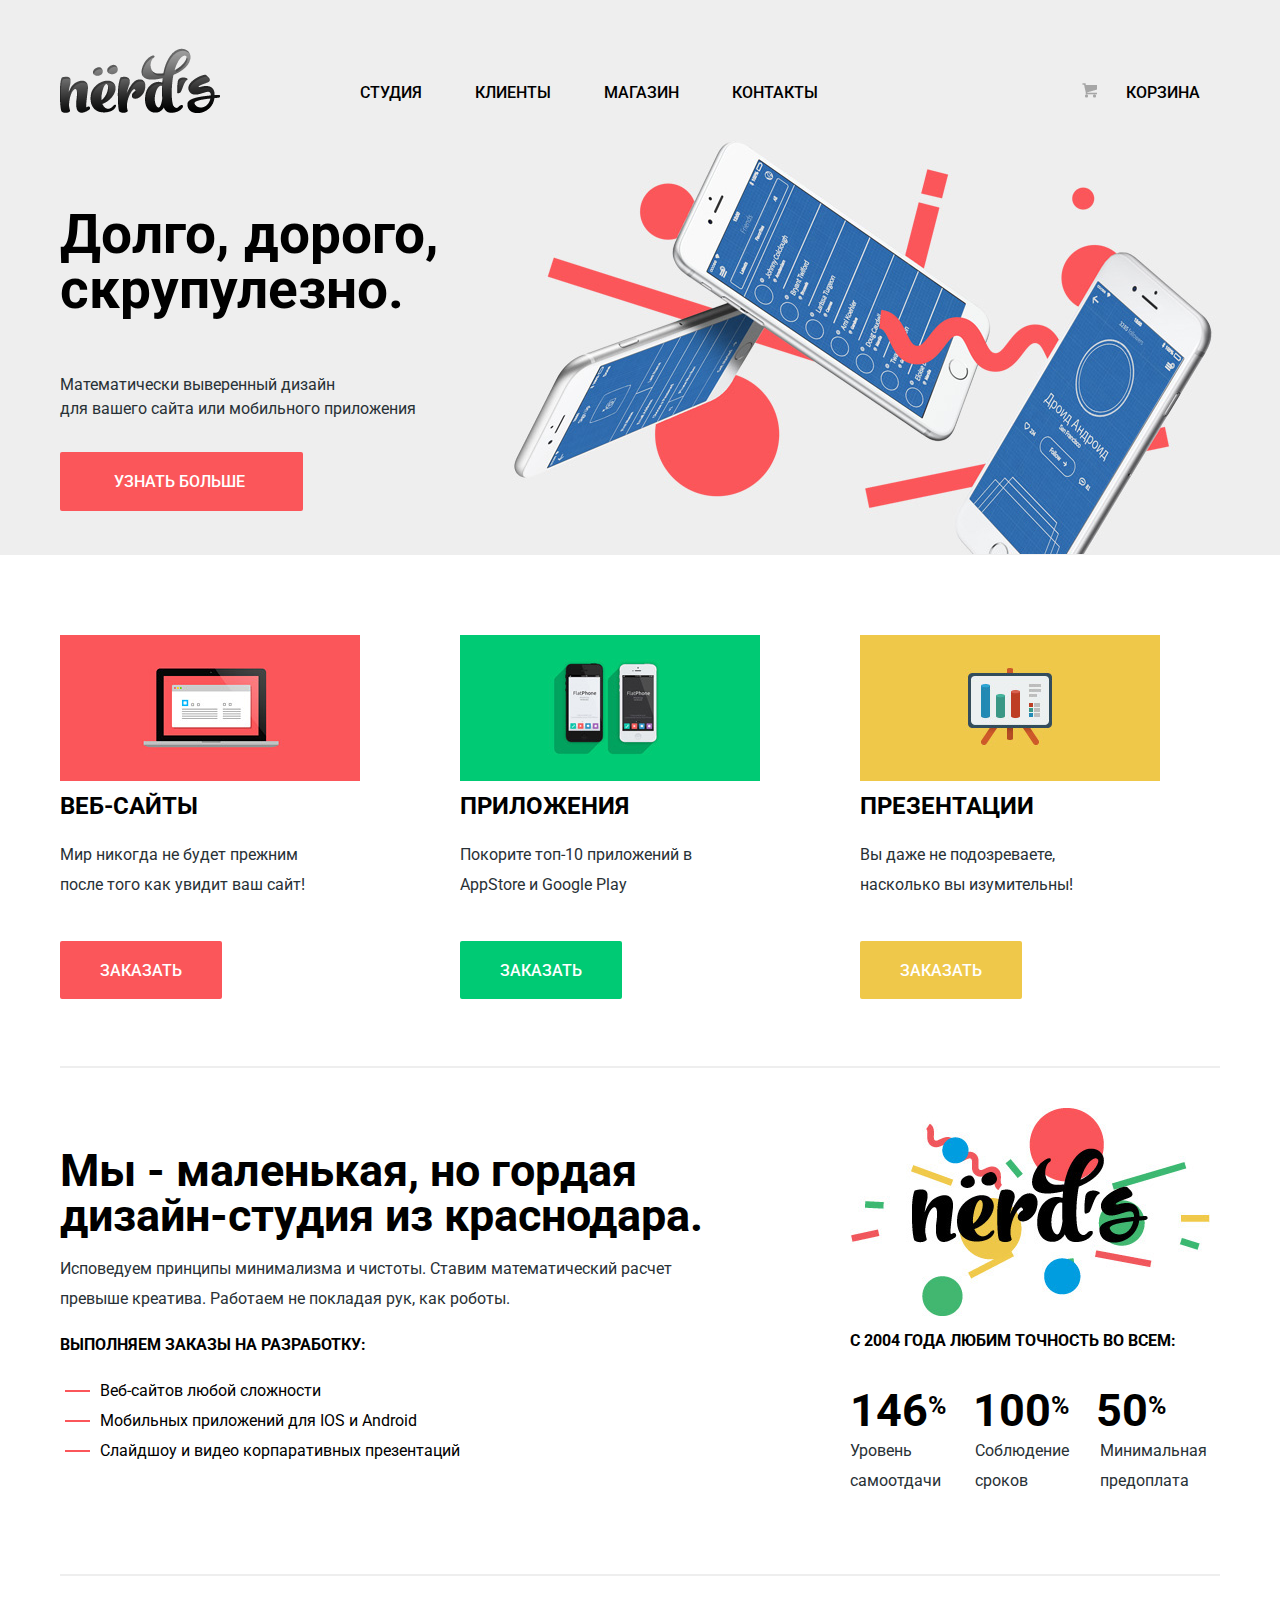
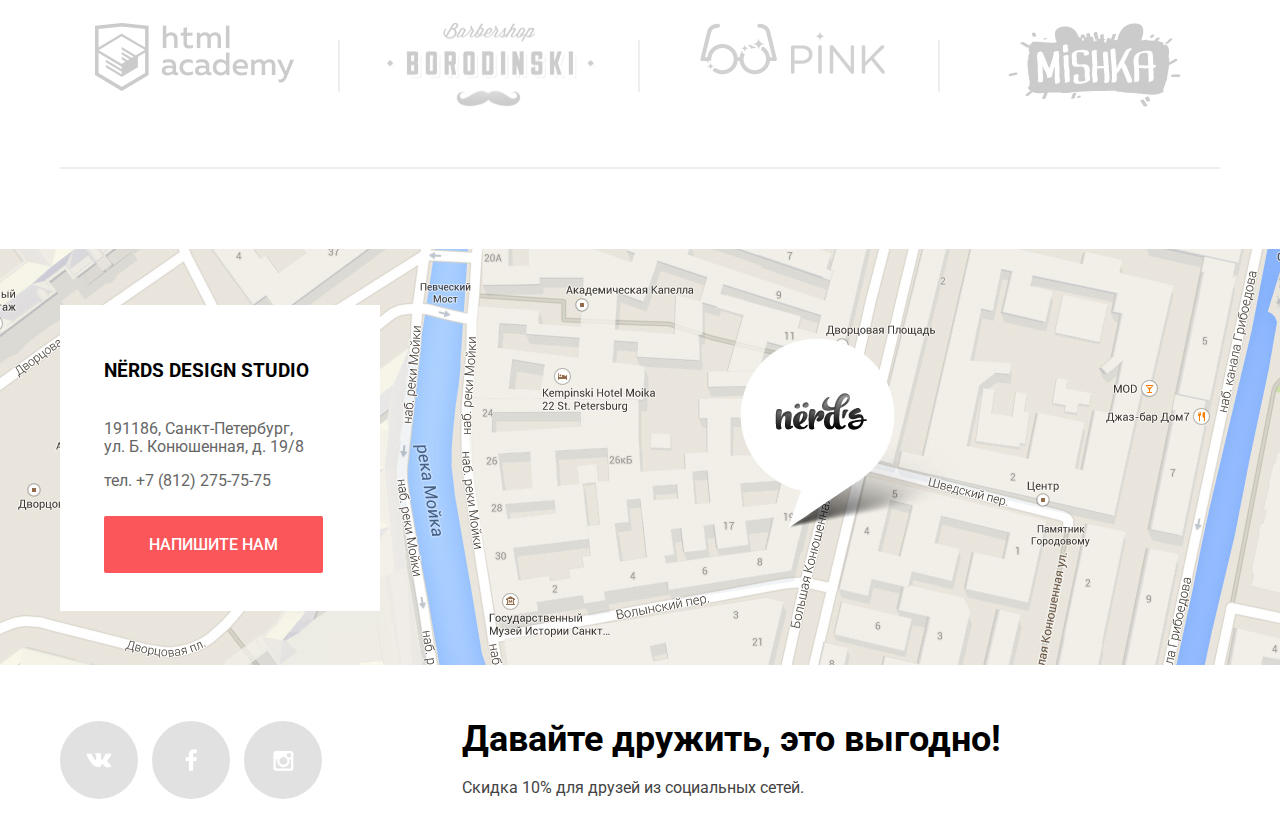
<file: index.html>
<!DOCTYPE html>
<html lang="ru">
<head>
	<meta charset="UTF-8">
	<title>Нердс</title>
	<link href="https://fonts.googleapis.com/css?family=Roboto:400,500,700&amp;subset=cyrillic" rel="stylesheet">
	<link href="css/normalize.css" rel="stylesheet">
	<link href="css/style.css" rel="stylesheet">
</head>
<body>
	<nav class="top-nav">
		<div class="main clearfix">
		  <a href="" class="logo main__left">
		    <img src="img/logo.png" width="160px" height="65px" alt="logo">
		  </a>
		  <ul class="top-nav__list main__right">
		  	<li><a href="#">Студия</a></li>
		  	<li><a href="#">Клиенты</a></li>
		  	<li><a href="#">Магазин</a></li>
		  	<li><a href="#">Контакты</a></li>
		  	<li><a href="#" class="top-nav__cart">Корзина</a></li>
		  </ul>
		</div>
	</nav>
	<header class="header">
    <div class="main slider slider--1">
      <div class="slider__text">
        <h1 class="header__title">Долго, дорого, скрупулезно.</h1>
        <p>Математически выверенный дизайн<br> для вашего сайта или мобильного приложения</p>
        <a class="btn" href="#">УЗНАТЬ БОЛЬШЕ</a> 
      </div>
    </div>
    <div class="main slider slider--2">
      <div class="slider__text">
        <h2 class="header__title">Любим математику как никто другой</h2>
        <p>Никакого креатива, только математические формулы для расчета идеальный пропорций.</p>
        <a class="btn" href="#">УЗНАТЬ БОЛЬШЕ</a>
      </div>
    </div>
    <div class="main slider slider--3">
      <div class="slider__text">
        <h2 class="header__title">Только ночь, только хардкор</h2>
        <p>Работать днем, как все? Мы против этого. Ближе к полуночи работа только начинается.</p>
        <a class="btn" href="#">УЗНАТЬ БОЛЬШЕ</a>
      </div>
    </div>
  </header>
  	<main class="main">
  		<ul class="catalog-list clearfix">
  			<li>
  				<img src="img/c1.jpg" width="300px" height="146px" alt="сайты">
  				<b>Веб-сайты</b>
  				<p>Мир никогда не будет прежним после того как увидит ваш сайт!</p>
  				<a class="btn" href="">Заказать</a>
  			</li>
  			<li>
  				<img src="img/c2.jpg" width="300px" height="146px" alt="приложения">
  				<b>Приложения</b>
  				<p>Покорите топ-10 приложений в AppStore и Google Play</p>
  				<a class="btn btn--green" href="">Заказать</a>
  			</li>
  			<li>
  				<img src="img/c3.jpg" width="300px" height="146px" alt="презентации">
  				<b>Презентации</b>
  				<p>Вы даже не подозреваете, насколько вы изумительны!</p>
  				<a class="btn btn--yellow" href="">Заказать</a>
  			</li>
  		</ul>
  		<section class="text clearfix">
  			<div class="disc main__left">
  				<h2>Мы - маленькая, но гордая дизайн-студия из краснодара.</h2>
  				<p>Исповедуем принципы минимализма и чистоты. Ставим математический расчет превыше креатива. Работаем не покладая рук, как роботы.</p>
  				<strong>Выполняем заказы на разработку:</strong>
  				<ul class="text__list">
  					<li>Веб-сайтов любой сложности</li>
  					<li>Мобильных приложений для IOS и Android</li>
  					<li>Слайдшоу и видео корпаративных презентаций</li>
  				</ul>
  			</div>
  			<div class="stat main__right">
  				<img src="img/img_text.jpg" width="360px" height="208px" alt="текст" class="text__img">
  				<b>с 2004 года любим точность во всем:</b>
  				<ul class="text__item">
  					<li><b>146<sup>%</sup></b></li>
  					<li><b>100<sup>%</sup></b></li>
  					<li><b>50<sup>%</sup></b></li>
  					<li><span>Уровень самоотдачи</span></li>
  					<li><span>Соблюдение сроков</span></li>
  					<li><span>Минимальная предоплата</span></li>
  				</ul>
  			</div>
  		</section>
  		<section class="partners">
        <ul class="partners-list">
  			  <li><a href=""><img src="img/p-11.png" width="199px" height="68px" alt="p1"></a></li>
  			  <li><a href=""><img src="img/p-22.png" width="209px" height="87px" alt="p2"></a></li>
  			  <li><a href=""><img src="img/p-33.png" width="185px" height="52px" alt="p3"></a></li>
  			  <li><a href=""><img src="img/p-44.png" width="173px" height="84px" alt="p4"></a></li>
        </ul>
  		</section>
    </main>
  	<section class="map">
  			<div class="main">
  				<div class="map__text">
  					<h3>NЁRDS DESIGN STUDIO</h3>
  	        <address>191186, Санкт-Петербург, <br>ул. Б. Конюшенная, д. 19/8</address>
  	        <p>тел. +7 (812) 275-75-75</p>
  	        <a href="#" class="btn">Напишите нам</a>
  				</div>
  			</div>
  	</section>
  	<footer class="footer">
  		<div class="main  clearfix">
  			<div class="main__left">
  				<a href="#" class="social vk"></a>
  				<a href="#" class="social fb"></a>
  				<a href="#" class="social inst"></a>
  			</div>
  			<div class="main__left discount">
  				<strong>Давайте дружить, это выгодно!</strong>
  				<p>Скидка 10% для друзей из социальных сетей.</p>
  			</div>
  		</div>
  	</footer>
    <div class="modal-content">
      <button class="modal-content-close" type="button" title="Закрыть">Закрыть</button>
      <h2 class="modal-content-title">Напишите нам</h2>
      <p>Ваше имя:</p>
      <p>Ваш e-mail:</p>
      <form class="write-form" action="" method="post">
        <input class="user" type="text" name="name" placeholder="Представьтесь, пожалуйста">
        <input class="mail" type="text"  name="e-mail" placeholder="Для отправки ответа">
        <p>Текст письма:</p>
        <textarea name="comment" placeholder="В свободной форме" rows="10"></textarea>
        <button class="btn" type="submit">Отправить</button>
      </form>
    </div>
</body>
</html>
</file>
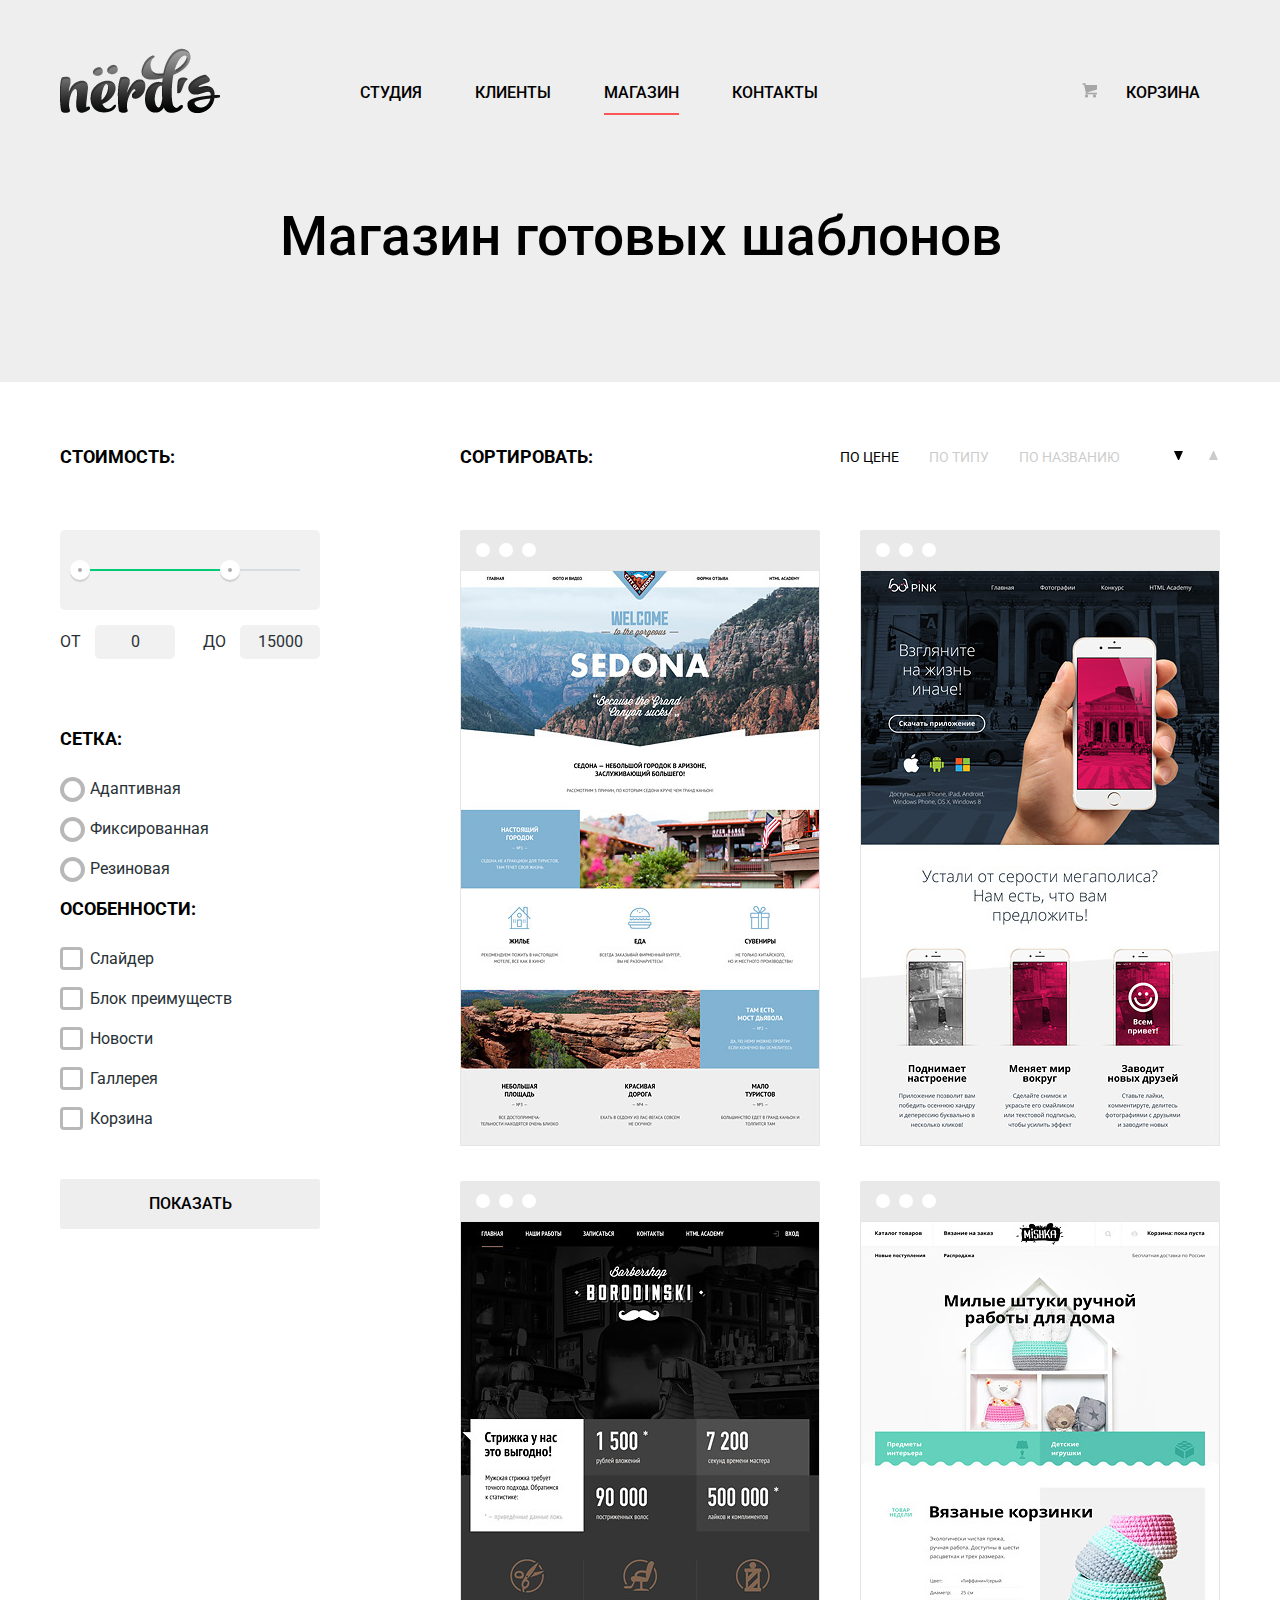
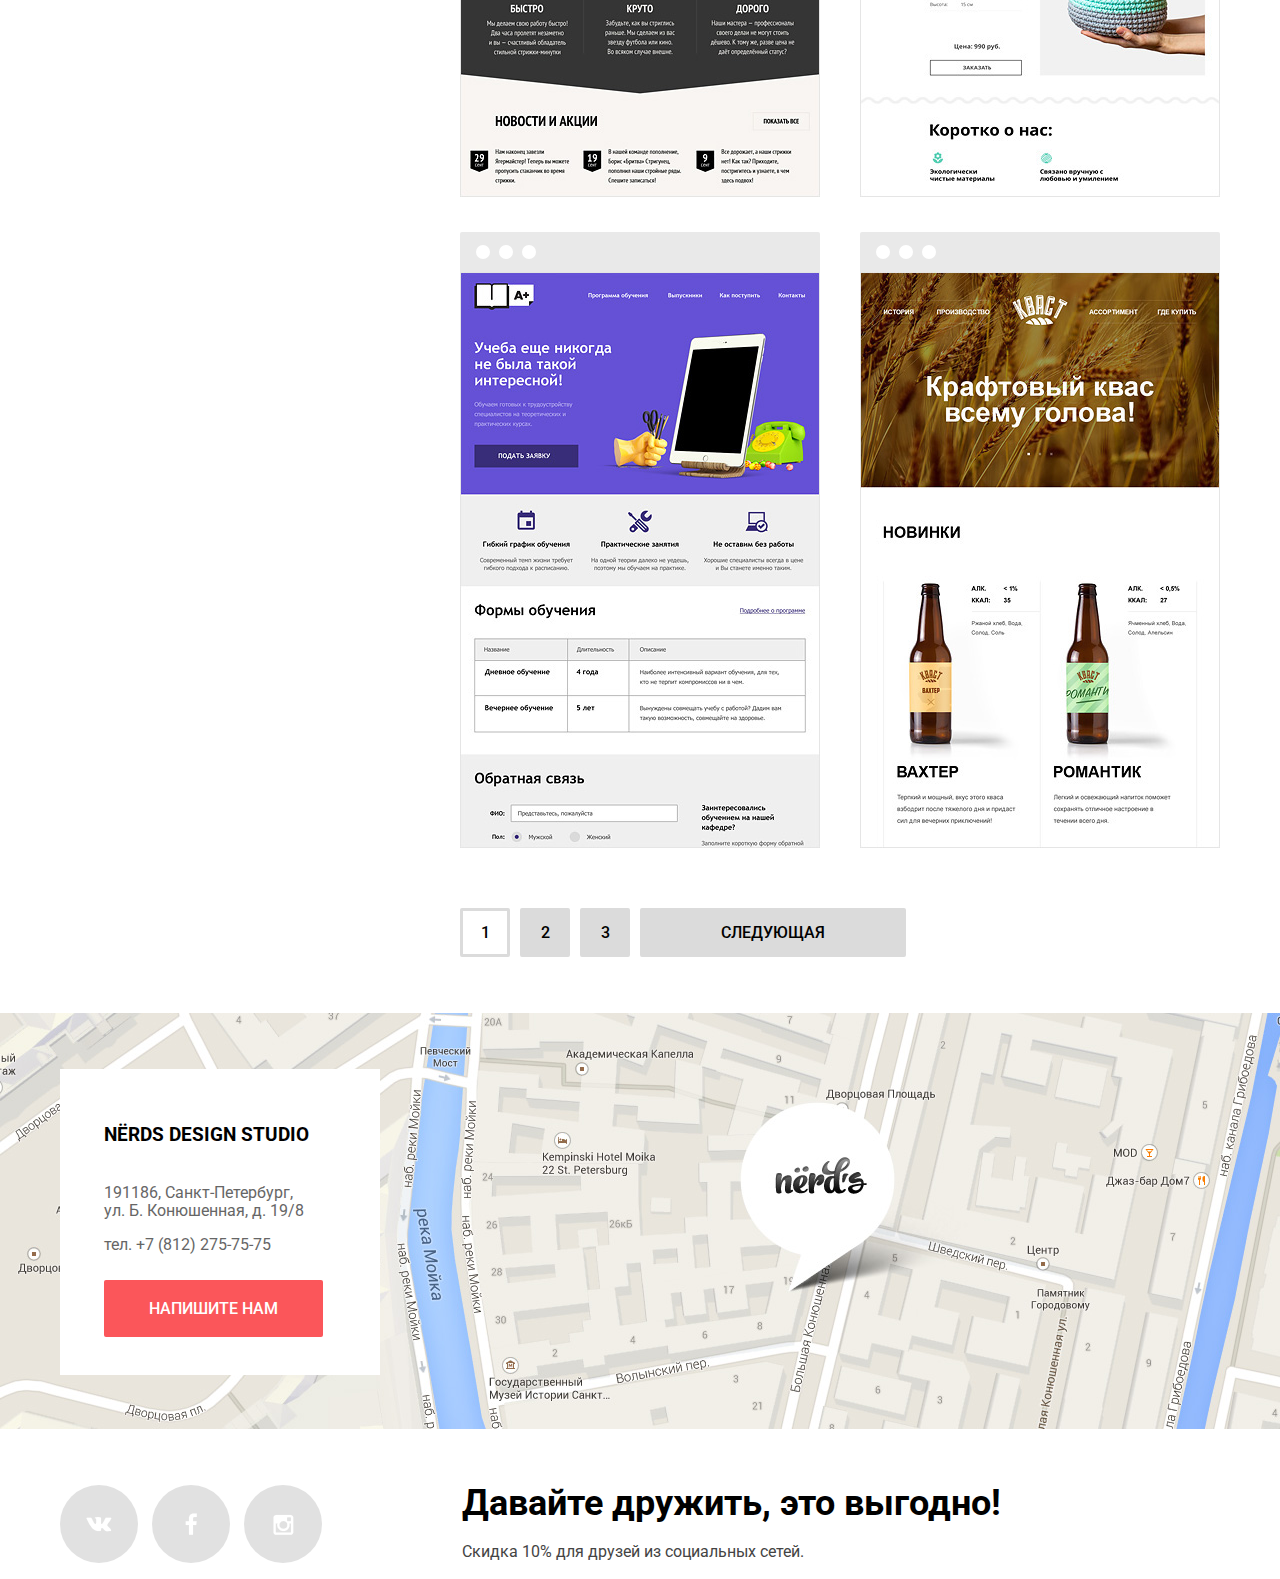
<file: catalog.html>
<!DOCTYPE html>
<html lang="ru">
<head>
	<meta charset="UTF-8">
	<title>Каталог</title>
  <link href="https://fonts.googleapis.com/css?family=Roboto:400,500,700&amp;subset=cyrillic" rel="stylesheet">
  <link href="css/normalize.css" rel="stylesheet">
  <link href="css/style.css" rel="stylesheet">
</head>
<body>
  <nav class="top-nav">
		<div class="main clearfix">
		  <a href="" class="logo main__left">
		    <img src="img/logo.png" width="160px" height="65px" alt="logo">
		  </a>
		  <ul class="top-nav__list main__right">
		  	<li><a href="#">Студия</a></li>
		  	<li><a href="#">Клиенты</a></li>
		  	<li><a class="activated">Магазин</a></li>
		  	<li><a href="#">Контакты</a></li>
		  	<li><a href="#" class="top-nav__cart">Корзина</a></li>
		  </ul>
		</div>
	</nav>
	<header class="header">
    <div class="main header__h1"><h1 >Магазин готовых шаблонов</h1></div>
	</header>
	<main class="main clearfix">
		<form class="filter main__left" action="" method="post">
			<h4>Стоимость:</h4>
			<div class="range-filter">
        <div class="range-controls">
          <div class="scale">
            <div class="bar"></div>
          </div>
          <div class="toggle toggle-min"></div>
          <div class="toggle toggle-max"></div>
        </div>
        <div class="price-controls">
          <label class="min-price">ОТ <input name="min-price" type="text" value="0"></label>
          <label class="max-price">ДО <input name="max-price" type="text" value="15000"></label>
        </div>
      </div>
			<h4>Сетка:</h4>
      <div class="box">
			<label class="radio">
        <input type="radio"  name="grid" value="responsive">
        <span class="radio-indicator"></span>
        Адаптивная
      </label>
			<label class="radio">
        <input type="radio" name="grid" value="fixed">
        <span class="radio-indicator"></span>
        Фиксированная
      </label>
			<label class="radio">
        <input type="radio" name="grid" value="fluid">
        <span class="radio-indicator"></span>
        Резиновая
      </label>
      </div>
			<h4>Особенности:</h4>
      <div class="box">
			<label class="checkbox">
        <input type="checkbox">
        <span class="checkbox-indicator"></span>
        Слайдер
      </label>
			<label class="checkbox">
        <input type="checkbox">
        <span class="checkbox-indicator"></span>
        Блок преимуществ
      </label>
			<label class="checkbox">
        <input type="checkbox">
        <span class="checkbox-indicator"></span>
        Новости
      </label>
			<label class="checkbox">
        <input type="checkbox">
        <span class="checkbox-indicator"></span>
        Галлерея
      </label>
			<label class="checkbox">
        <input type="checkbox">
        <span class="checkbox-indicator"></span>
        Корзина
      </label>
      </div>
			<button class="btn">Показать</button>
		</form>
		<div class="goods main__right">
			<div class="sort clearfix">
        <h4 class="main__left">Сортировать:</h4>
        <div class="main__right">
          <a class="activated">По цене</a>
          <a href="#">По типу</a>
          <a href="#">По названию</a>
          <a href="#" class="arrow  arrow--bottom activated"></a>
          <a href="#" class="arrow  arrow--top"></a>
        </div>
      </div>
        <ul class="catalog clearfix">
          <li>
            <div class="catalog__header">
              <span></span>
              <span></span>
              <span></span>
            </div>
            <img src="img/sedona.jpg" width="360px" height="576px">
            <div class="catalog__over">
              <b>Sedona</b>
              <p>Информационный сайт для туристов</p>
              <a class="btn" href="">9 900 руб.</a>
            </div>
          </li>
          <li>
            <div class="catalog__header">
              <span></span>
              <span></span>
              <span></span>
            </div>
            <img src="img/pink.jpg" width="360px" height="576px">
            <div class="catalog__over">
              <b>Pink App</b>
              <p>Продуктивный лендинг приложений для IOS и Android</p>
              <a class="btn" href="">9 900 руб.</a>
            </div>
          </li>
          <li>
            <div class="catalog__header">
              <span></span>
              <span></span>
              <span></span>
            </div>
            <img src="img/barbershop.jpg" width="360px" height="576px">
            <div class="catalog__over">
              <b>BARBERSHOP</b>
              <p>Сайт салона красоты. Для мужчин, да</p>
              <a class="btn" href="">9 900 руб.</a>
            </div>
          </li>
          <li>
            <div class="catalog__header">
              <span></span>
              <span></span>
              <span></span>
            </div>
            <img src="img/mishka.jpg" width="360px" height="576px">
            <div class="catalog__over">
              <b>MISHKA</b>
              <p>Интернет-магазин вязанных игрушек</p>
              <a class="btn" href="">9 900 руб.</a>
            </div>
          </li>
          <li>
            <div class="catalog__header">
              <span></span>
              <span></span>
              <span></span>
            </div>
            <img src="img/aplus.jpg" width="360px" height="576px">
            <div class="catalog__over">
              <b>A PLUS</b>
              <p>Лендинг курсов повышения квалификации.</p>
              <a class="btn" href="">9 900 руб.</a>
            </div>
          </li>
          <li>
            <div class="catalog__header">
              <span></span>
              <span></span>
              <span></span>
            </div>
            <img src="img/kvast.jpg" width="360px" height="576px">
            <div class="catalog__over">
              <b>КВАСТ</b>
              <p>Промо-сайт производителя крафтового кваса.</p>
              <a class="btn" href="">9 900 руб.</a>
            </div>
          </li>
        </ul>
        <ul class="catalog-nav clearfix">
          <li class="activated"><a>1</a></li>
          <li><a href="#">2</a></li>
          <li><a href="#">3</a></li>
          <li><a href="#">Следующая</a></li>
        </ul>
		</div>
	</main>
  <section class="map">
        <div class="main">
          <div class="map__text">
            <h3>NЁRDS DESIGN STUDIO</h3>
            <address>191186, Санкт-Петербург, <br>ул. Б. Конюшенная, д. 19/8</address>
            <p>тел. +7 (812) 275-75-75</p>
            <a href="#" class="btn">Напишите нам</a>
          </div>
        </div>
      </section>
	<footer class="footer">
  		<div class="main  clearfix">
  			<div class="main__left">
  				<a href="#" class="social vk"></a>
  				<a href="#" class="social fb"></a>
  				<a href="#" class="social inst"></a>
  			</div>
  			<div class="main__left discount">
  				<strong>Давайте дружить, это выгодно!</strong>
  				<p>Скидка 10% для друзей из социальных сетей.</p>
  			</div>
  		</div>
  	</footer>
    <div class="modal-content">
      <button class="modal-content-close" type="button" title="Закрыть">Закрыть</button>
      <h2 class="modal-content-title">Напишите нам</h2>
      <p>Ваше имя:</p>
      <p>Ваш e-mail:</p>
      <form class="write-form" action="" method="post">
        <input class="user" type="text" name="name" placeholder="Представьтесь, пожалуйста">
        <input class="mail" type="text"  name="e-mail" placeholder="Для отправки ответа">
        <p>Текст письма:</p>
        <textarea name="comment" placeholder="В свободной форме" rows="10"></textarea>
        <button class="btn" type="submit">Отправить</button>
      </form>
    </div>
</body>
</html>
</file>
<file: css/style.css>
﻿html,body {
	margin: 0px;
	padding: 0px;
}
body {
	min-width: 1200px;
    font-size: 16px;  
    font-family: "Roboto",'Arial', sans-serif; 
    color: #000000; 
    line-height: 30px;
}
h1,h2,h3,h4 {
    margin: 0px;
    padding: 0px;
}
.slider--1 h1 {
   width: 390px;
   padding-top: 84px;
   font-size: 55px;
   line-height: 55px;
}
.slider--2 h2 {
   width: 520px;
   padding-top: 84px;
   font-size: 55px;
   line-height: 55px;
}
.slider--3 h2 {
   width: 412px;
   padding-top: 84px;
   font-size: 55px;
   line-height: 55px;
}
.slider--1 p {
    padding-top: 40px;
    line-height: 24px;
}
.slider--2 p {
    width: 410px;
    padding-top: 40px;
    line-height: 24px;
}
.slider--3 p {
    width: 344px;
    padding-top: 40px;
    line-height: 24px;
}
.slider p {
     margin-bottom: 46px;
     color: #283136;
}
.slider .btn {
	padding-top: 20px;
	padding-bottom: 20px;
	padding-left: 54px;
  padding-right: 58px;
	line-height: 18px;
	color: #ffffff;
  border-radius: 2px;
	background: #fb565a;
	font-weight: 500;
	text-transform: uppercase;
	text-decoration: none;
}
.slider .btn:hover {
  background: #e74246;
}
.slider .btn:active {
  background: #d7373b;
  color: rgba(100%,100%,100%,0.3);
}
.clearfix::after {
	content: "";
	display: block;
	clear: both;
}
.main {
  width: 1160px;
  margin: 0px auto;
  padding: 0px 20px;
}
.main__left {
	float: left;
}
.main__right {
	float: right;
}
.border {
  border-style: solid;
  border-width: 2px;
  border-color: red; 
}
.top-nav {
  padding-top: 48px;
  background-color: #eeeeee;
}
.logo {
  width: 300px;
}
.logo:hover {
  opacity: 0.8;
}
.logo:active {
  opacity: 0.3;
}
.top-nav__list{
  width: 860px;
  padding-top: 30px;
  padding-bottom: 0px;
  padding-right: 0px;
  padding-left: 0px;
  margin: 0;
  list-style-type: none;
}
.top-nav__list li:nth-child(n) {
  display: inline-block;
  vertical-align: top;
  margin-right: 49px;
}
.top-nav__list a {
  color: #000000;
  font-weight: 500;
  text-transform: uppercase;
  text-decoration: none;
}
.top-nav__list li:nth-child(4) {
  margin-right: 260px;
}
.top-nav__list li:last-child {
  margin-right: 0px;
}
.top-nav__cart {
  position: relative;
  padding-left: 44px;
}
.top-nav__cart::before {
  content: "";
  position: absolute;
  width: 17px;
  height: 17px;
  background: transparent url(../img/cart.png) no-repeat; 
  top: 0px;
  left: 0px;
}
.top-nav__list a:hover {
  color: #fb565a;
}
.top-nav__list a:active {
  color: #000000;
  opacity: 0.3;
}
.top-nav__list .activated {
  position: relative;
  background-color: none;
}
.top-nav__list .activated::after {
  content: "";
  position: absolute;
  top: 30px;
  right: 0%;
  width: 100%;
  height: 2px;
  background-color: #fb565a;
}
.top-nav__list .activated:hover {
  color: #000000;
}
.header {
  background-color: #eeeeee;
}
.slider--1 {
  background: url(../img/slider-1.jpg) no-repeat right top;
  min-height: 432px; 
}
.slider--2 {
  display: none;
  background: url(../img/slider-2.jpg) no-repeat right top;
  min-height: 432px; 
}
.slider--3 {
  display: none;
  background: url(../img/slider-3.jpg) no-repeat right top;
  min-height: 432px; 
}
.catalog-list {
	padding-top: 0px;
  padding-bottom: 80px;
  padding-right: 0px;
  padding-left: 0px;
  margin-top: 80px;
  margin-right: 0px;
  margin-bottom: 40px;
  margin-left: 0px;
  margin-right: 0px;
  list-style-type: none;
  border-bottom: #eeeeee solid 2px;
}
.catalog-list li:nth-child(n) {
  float: left;
  max-width: 300px;
  margin-right: 100px;
}
.catalog-list li:last-child {
  margin-right: 0px;
}
.catalog-list b {
  padding-top: 30px;
  text-transform: uppercase;
  font-size: 24px;
}
.catalog-list p {
  width: 248px;
  padding-bottom: 40px;
  color: #283136;
}
.catalog-list .btn {
  padding-top: 20px;
  padding-bottom: 19px;
  padding-left: 40px;
  padding-right: 40px;
  line-height: 18px;
  color: #ffffff;
  border-radius: 2px;
  font-weight: 500;
  background: #fb565a;
  text-transform: uppercase;
  text-decoration: none;
}
.catalog-list .btn--green {
  background: #00ca74;
}
.catalog-list .btn--yellow {
  background: #efc84a;
}
.catalog-list .btn:hover {
  background: #e74246;
}
.catalog-list .btn--green:hover {
  background: #00bc6c;
}
.catalog-list .btn--yellow:hover {
  background: #eab534;
}
.catalog-list .btn:active {
  background: #d7373b;
  color: rgba(100%,100%,100%,0.3);
}
.catalog-list .btn--green:active {
  background: #00aa62;
  color: rgba(100%,100%,100%,0.3);
}
.catalog-list .btn--yellow:active {
  background: #e5a722;
  color: rgba(100%,100%,100%,0.3);
}
.text {
  margin-bottom: 78px;
}
.text__list {
  list-style-type: none;
}
.text__list li {
  position: relative;
}
.text__list li::before {
  content: "";
  position: absolute;
  top: 14px;
  left: -35px;

  width: 25px;
  height: 2px;

  background-color: #fb565a;
}
.disc {
  width: 660px;
}
.disc h2 {
  padding-top: 40px;
  font-size: 45px;
  line-height: 45px;
}
.disc p {
  color: #283136;
}
.disc strong {
	text-transform: uppercase;
}
.stat {
  max-width: 370px;
}
.stat b {
	text-transform: uppercase;
}
.text__item {
  margin-left: 0px;
  margin-right: 0px;
  margin-top: 50px;
  margin-bottom: 0px;
  padding: 0px;
  list-style-type: none;
}
.text__item li:nth-child(n) {
  display: inline-block;
  vertical-align: top;
  max-width: 98px;
  margin-right: 23px;
}
.text__item li:last-child {
  margin-right: 0px;
} 
.text__item b {
	font-size: 45px;
	line-height: 10px;
}
.text__item sup {
  font-size: 25px;
}
.text__item span {
  color: #283136;
}
.partners {
  min-height: 182px;
  margin-bottom: 80px;
  border-top: #eeeeee solid 2px;
  border-bottom: #eeeeee solid 2px;
}
.partners-list {
  margin: 0px;
  padding: 0px;
  list-style-type: none;
}
.partners li {
  display: inline-block;
  vertical-align: top;
  padding-top: 47px;
  padding-bottom: 47px;
}
.partners a {
  opacity: 0.2;
}
.partners a:hover {
  opacity: 1;
}
 .partners a:active {
  opacity: 0.1;
}
.partners li:first-child {
  width: 245px;
  padding-left: 35px;
}
.partners li:nth-child(2) {
  padding-left: 43px;
  width: 253px;
}
.partners li:nth-child(3) {
  padding-left: 56px;
  width: 240px;
}
.partners li:last-child {
  padding-left: 64px;
  width: 212px;
}
.partners-list li {
  position: relative;
}
.partners li:first-child::after {
  content: "";
  position: absolute;
  width: 2px;
  height: 52px;
  background: #eeeeee;
  top: 64px;
  right: 0px;
    
}
.partners li:nth-child(2)::after {
  content: "";
  position: absolute;
  width: 2px;
  height: 52px;
  background: #eeeeee;
  top: 64px;
  right: 0px;
    
}
.partners li:nth-child(3)::after {
  content: "";
  position: absolute;
  width: 2px;
  height: 52px;
  background: #eeeeee;
  top: 64px;
  right: 0px;
    
}
.header__h1 h1 {
  padding-top: 86px;
  padding-bottom: 118px;
  padding-left: 220px;
  font-size: 55px;
  font-weight: 500;
  line-height: 55px;
}
.header__h1 {
  margin-bottom: 60px;
}
.filter {
  width: 300px;
}
.filter h4 {
  font-size: 18px;
  line-height: 30px;
  font-weight: 700;
  text-transform: uppercase;
}
.range-filter {
  width: 260px;
  margin-top: 58px;
  margin-bottom: 62px;
}
.range-controls {
  position: relative;
  height: 41px;
  padding-top: 39px;
  padding-right: 20px;
  padding-left: 20px;
  margin-bottom: 15px;
  border-radius: 5px;
  background: #f1f1f1;
}

.range-controls .scale {
  height: 2px;
  background: #d7dcde;
}

.range-controls .bar {
  width: 70%;
  height: 2px;
  background: #00ca74;
}
.range-controls .toggle {
  position: absolute;
  top: 30px;
  left: 0px;
  width: 4px;
  height: 4px;
  cursor: pointer;
  border: 8px solid #fff;
  border-radius: 50%;
  background: #ababab;
  box-shadow: 0 2px 1px 0 #cfcfcf;
}

.range-controls .toggle-min {
  left: 10px;
}

.range-controls .toggle-max {
  left: 160px;
}

.price-controls {
  font-size: 0;
}

.price-controls label {
  font-size: 16px;
  display: inline-block;
  width: 50%;
}

.max-price {
  text-align: right;
}

.price-controls input {
  font-family: 'Roboto', 'Arial', sans-serif;
  font-size: 16px;
  width: 60px;
  margin-left: 10px;
  padding: 8px 10px;
  text-align: center;
  color: #283136;
  border: none;
  border-radius: 5px;
  background: #f1f1f1;
}
.radio {
  display: inline-block;
  width: 260px;
  margin-bottom: 15px;
  position: relative;
  padding-left: 30px;
  cursor: pointer;
}
.radio input[type="radio"] {
  display: none;
}
.radio input[type="radio"] + .radio-indicator {
  position: absolute;
  top: -2px;
  left: 0;

  width: 17px;
  height: 17px;

  border: 4px solid #b8b8b8;
  border-radius: 50%;
}
.radio:nth-child(n):hover .radio-indicator {
  border-color: #4d4d4d;
}
.radio input[type="radio"]:checked + .radio-indicator::before {
  content: "";
  position: absolute;
  top: 4px;
  left: 4px;
  width: 9px;
  height: 9px;
  background-color: #b8b8b8;
  border-radius: 50%;
}
.radio input[type="radio"]:hover + .radio-indicator::before {
  background-color: #4d4d4d;
}
.checkbox {
  display: inline-block;
  width: 260px;
  position: relative;
  margin-bottom: 15px;
  padding-left: 30px;
  cursor: pointer;
}
.checkbox input[type="checkbox"] {
  display: none;
}
.checkbox input[type="checkbox"] + .checkbox-indicator {
  position: absolute;
  top: -2px;
  left: 0;
  width: 17px;
  height: 17px;
  border: 3px solid #b8b8b8;
  border-radius: 4px;
  z-index: 25;
}
.checkbox input[type="checkbox"]:checked + .checkbox-indicator::before 
{
  content: "";
  position: absolute;
  top: 7px;
  left: 1px;
  width: 12px;
  height: 4px;
  background-color: #b8b8b8;
  z-index: 30;
}
.checkbox input[type="checkbox"]:checked + .checkbox-indicator::after {
  content: "";
  position: absolute;
  top: 1px;
  left: 8px;
  width: 16px;
  height: 4px;
  border-right: 2px solid  #ffffff;
  border-top: 2px solid  #ffffff;
  border-bottom: 2px solid  #ffffff;
  background-color: #b8b8b8;
  z-index: 50;
}
.checkbox input[type="checkbox"]:checked + .checkbox-indicator::before {
  transform: rotate(45deg);
}

.checkbox input[type="checkbox"]:checked + .checkbox-indicator::after {
  transform: rotate(-45deg);
}
.checkbox:nth-child(n):hover .checkbox-indicator {
  border-color: #4d4d4d;
}
.checkbox input[type="checkbox"]:hover + .checkbox-indicator::before {
  background-color: #4d4d4d;
}
.checkbox input[type="checkbox"]:hover + .checkbox-indicator::after {
  background-color: #4d4d4d;
}
.box {
  margin-top: 20px;
}
.filter label {
  font-size: 16px;
  line-height: 20px;
  color: #283136;
}
.filter label:hover {
  color: #000000;
}
.filter .btn {
  display: inline-block;
  border: none;
  width: 260px;
  height: 50px;
  margin-top: 35px;
  font-family: 'Roboto';
  font-size: 16px;
  line-height: 18px;
  font-weight: 500;
  text-transform: uppercase;
  background: #eeeeee;
  border-radius: 2px;
}
.filter .btn:hover {
  background: #dfdfdf;
}
.filter .btn:active {
  background: #d5d5d5;
  border-top: 3px #bfbfbf;
}
.goods {
  width: 760px;
}
.sort {
  margin-bottom: 58px;
}
.sort h4 {
  font-size: 18px;
  line-height: 30px;
  text-transform: uppercase;
  font-weight: 700;
}
.sort a {
  display: inline-block;
  text-transform: uppercase;
  text-decoration: none;
  font-size: 14px;
  line-height: 18px;
  font-weight: 400;
  color: #000000;
  opacity: 0.2;
}
.sort a:nth-child(n) {
  margin-right: 26px;
}
.sort a:nth-child(3) {
  margin-right: 48px;
}
.sort a:nth-child(4) {
  margin-right: 18px;
}
.sort a:nth-child(5) {
  margin-right: 0px;
}
.sort a:hover {
  opacity: 0.6;
}
.sort a:active {
  opacity: 1;
}
.sort .activated {
  opacity: 1;
}
.sort .activated:hover {
  opacity: 1;
}
.arrow {
  width: 13px;
  height: 13px;
}
.arrow--bottom {
  background: url(../img/sort-down.png) no-repeat center;
}
.arrow--top {
  background: url(../img/sort-up.png) no-repeat center;
}
.catalog {
  padding: 0;
  margin: 0;
  list-style-type: none;
}
.catalog li:nth-child(n) {
  float: left;
  position: relative;
  max-width: 360px;
  max-height: 576px;
  margin-bottom: 35px;
  margin-right: 40px;
  padding-top: 40px;
  background: #e9e9e9;
  border-radius: 2px;
}
.catalog li:nth-child(2n) {
  margin-right: 0px;
}
.catalog__header span {
  position: absolute;
  top: 13px;
  left: 16px;
  width: 14px;
  height: 14px;
  border-radius: 50%;
  background: #ffffff;
}
.catalog__header span:nth-child(2) {
  left: 39px;
}
.catalog__header span:nth-child(3) {
  left: 62px;
}
.catalog__over {
  display: none;
  position: absolute;
  bottom: 0px;
  min-height: 198px;
  width: 360px;
  padding-top: 34px;
  background: #eeeeee;
}
.catalog__over b {
  text-transform: uppercase;
  font-size: 16px;
  line-height: 30px;
  font-weight: 500;
}
.catalog li:nth-child(1) b {
  padding-left: 143px;
}
.catalog li:nth-child(2) b {
  padding-left: 139px;
}
.catalog li:nth-child(3) b {
  padding-left: 122px;
}
.catalog li:nth-child(4) b {
  padding-left: 144px;
}
.catalog li:nth-child(5) b {
  padding-left: 147px;
}
.catalog li:nth-child(6) b {
  padding-left: 150px;
}
.catalog__over p {
  margin-top: 26px;
  margin-bottom: 32px;
  text-align: center; 
  font-size: 16px;
  line-height: 18px;
  font-weight: 400;
  color: #666666;
}
.catalog li:nth-child(1) p {
  padding-left: 93px;
  width: 180px
}
.catalog li:nth-child(2) p {
  padding-left: 66px;
  width: 230px;
}
.catalog li:nth-child(3) p {
  padding-left: 96px;
  width: 169px;
}
.catalog li:nth-child(4) p {
  padding-left: 110px;
  width: 144px;
}
.catalog li:nth-child(5) p {
  padding-left: 72px;
  width: 217px;
}
.catalog li:nth-child(6) p {
  padding-left: 76px;
  width: 209px;
}
.catalog li:nth-child(n) .btn {
  margin-left: 80px;
  padding-top: 19px;
  padding-bottom: 18px;
  padding-left: 62px;
  padding-right: 60px;
  font-size: 16px;
  line-height: 18px;
  font-weight: 500;
  text-transform: uppercase;
  text-decoration: none;
  color: #ffffff;
  background: #fb565a;
  border-radius: 2px;
}
.catalog li:nth-child(n) .btn:hover {
  background: #e74246;
}
.catalog li:nth-child(n) .btn:active {
  background: #d7373b;
}
.catalog li:hover {
  background: #4d4d4d;
  border-color: #4d4d4d;
  box-shadow: 0 10px 10px rgba(0, 0, 0, 0.7);
}
.catalog li:hover .catalog__over {
  display: block;
}
.catalog-nav {
  padding: 0;
  margin-left: 0px;
  margin-right: 0px;
  margin-top: 25px;
  margin-bottom: 56px;
  list-style-type: none;
}
.catalog-nav li:nth-child(n) {
  float: left;
  margin-right: 10px;
  width: 26px;
  height: 36px;
  padding-top: 7px;
  padding-left: 18px;
  border: #dbdbdb solid 3px;
  border-radius: 2px;
  background: #dbdbdb;
}
.catalog-nav .activated:first-child {
  background: #ffffff;
}
.catalog-nav li:nth-child(n):hover {
  background: #dfdfdf;
  border-color: #dfdfdf;
}
.catalog-nav li:nth-child(n):active {
  background: #d5d5d5;
  border-color: #d5d5d5;
  border-top-color: #bfbfbf;
}
.catalog-nav .activated:first-child:hover {
  background: #ffffff;
}
.catalog-nav a {
  font-size: 16px;
  line-height: 18px;
  font-weight: 500;
  text-decoration: none;
  color: #000000;
  text-transform: uppercase;
}
.catalog-nav li:last-child {
  width: 182px;
  padding-left: 78px;
}
.map{
  min-height: 416px;
  padding-top: 56px;
  background: url(../img/map-marker.jpg) no-repeat center top;
}
.map__text {
  width: 232px;
  padding-top: 51px;
  padding-bottom: 51px;
  padding-left: 44px;
  padding-right: 44px;
  background-color: #ffffff;
}
.map__text address {
  font-size: 16px;
  font-style: normal;
  line-height: 18px;
  margin-top: 34px;
  color: #666666;
}
.map__text p {
  font-size: 16px;
  line-height: 18px;
  margin-bottom: 40px;
  color: #666666;
}
.map__text .btn {
  padding-top: 19px;
  padding-bottom: 19px;
  padding-left: 45px;
  padding-right: 45px;
  line-height: 18px;
  color: #ffffff;
  border-radius: 2px;
  font-weight: 500;
  background: #fb565a;
  text-transform: uppercase;
  text-decoration: none;
}
.map__text .btn:hover {
  background: #e74246;
}
.map__text .btn:active {
  background: #d7373b;
  color: rgba(100%,100%,100%,0.3);
}
.social {
  display: inline-block;
  width: 78px;
  height: 78px;
  margin-right: 10px;
  border-radius: 50%;
}
.social:last-child {
  margin-right: 140px;
}
.vk {
  background: #e1e1e1 url(../img/vk-icon.png) no-repeat center;
}
.vk:hover {
  background-color: #e74246;
}
.vk:active {
  background: #d7373b url(../img/vk2-icon.png) no-repeat center;
}
.fb {
  background: #e1e1e1 url(../img/fb-icon.png) no-repeat center;
}
.fb:hover {
  background-color: #e74246;
}
.fb:active {
  background: #d7373b url(../img/fb2-icon.png) no-repeat center;
}
.inst {
  background: #e1e1e1 url(../img/insta-icon.png) no-repeat center;
}
.inst:hover {
  background-color: #e74246;
}
.inst:active {
  background: #d7373b url(../img/insta2-icon.png) no-repeat center;
}
.discount strong {
  font-size: 36px;
  line-height: 36px;
}
.discount p {
  line-height: 22px;
  color: #444444;
}
/*Модальное окно*/
.modal-content {
  display: none;
  position: absolute;
  top: 200px;
  left: 50%;
  width: 800px;
  margin-left: -480px;
  padding: 70px 100px;
  color: #000000;
  background: #ffffff;
  box-shadow: 0 30px 50px rgba(0, 0, 0, 0.7);
}
.modal-content-close {
  position: absolute;
  top: 130;
  right: 115px;
  width: 22px;
  height: 22px;
  font-size: 0;
  border: 0;
  background: #ffffff;
  cursor: pointer;
  opacity: 0.3;
}
.modal-content-close::before,
.modal-content-close::after {
  content: "";
  position: absolute;
  top: 10px;
  left: 2px;
  width: 19px;
  height: 3px;
  background-color: #fb565a;
  border-radius: 1px;
}

.modal-content-close::before {
  transform: rotate(45deg);
}

.modal-content-close::after {
  transform: rotate(-45deg);
}
.modal-content-close:hover {
  opacity: 1;
}
.modal-content-close:active {
  opacity: 0.1;
}
.modal-content h2 {
  margin: 0;
  margin-bottom: 46px;
  font-size: 45px;
  line-height: 45px;
  font-weight: 500;
}
.modal-content p:nth-child(n) {
  display: inline-block;
  margin: 0;
  margin-bottom: 8px;
  margin-right: 64px;
  width: 346px;
  font-size: 16px;
  line-height: 18px;
  font-weight: 700;
}
.modal-content p:nth-child(2n) {
  margin-right: 0px;
}
.modal-content input[type="text"] {
  display: inline-block;
  width: 346px;
  margin-right: 46px;
  margin-bottom: 34px;
  padding-top: 17px;
  padding-bottom: 15px;
  padding-left: 14px;
  border: 2px solid #d7dcde;
}
.modal-content .write-form .mail {
  margin-right: 0px;
}
.modal-content input[type="text"]:hover {
  border-color: #b4b9bb;
}
.modal-content input[type="text"]:focus {
  border-color: #000000;
}
.modal-content textarea[name="comment"] {
  display: inline-block;
  width: 760px;
  min-height: 101px;
  margin-bottom: 46px;
  padding-top: 13px;
  padding-left: 13px;
  border: 2px solid #d7dcde;
}
.modal-content textarea[name="comment"]:hover {
  border-color: #b4b9bb;
}
.modal-content textarea[name="comment"]:focus {
  border-color: #000000;
}
.modal-content .btn {
  font-size: 16px;
  line-height: 18px;
  font-weight: 500;
  font-family: 'Roboto';
  color: #ffffff;
  text-transform: uppercase;
  padding-top: 19px;
  padding-bottom: 18px;
  padding-left: 83px;
  padding-right: 85px;
  background: #fb565a;
  border: none;
  border-radius: 2px;
}
.modal-content .btn:hover {
  background: #e74246;
}
.modal-content .btn:active {
  background: #d7373b;
}
</file>
